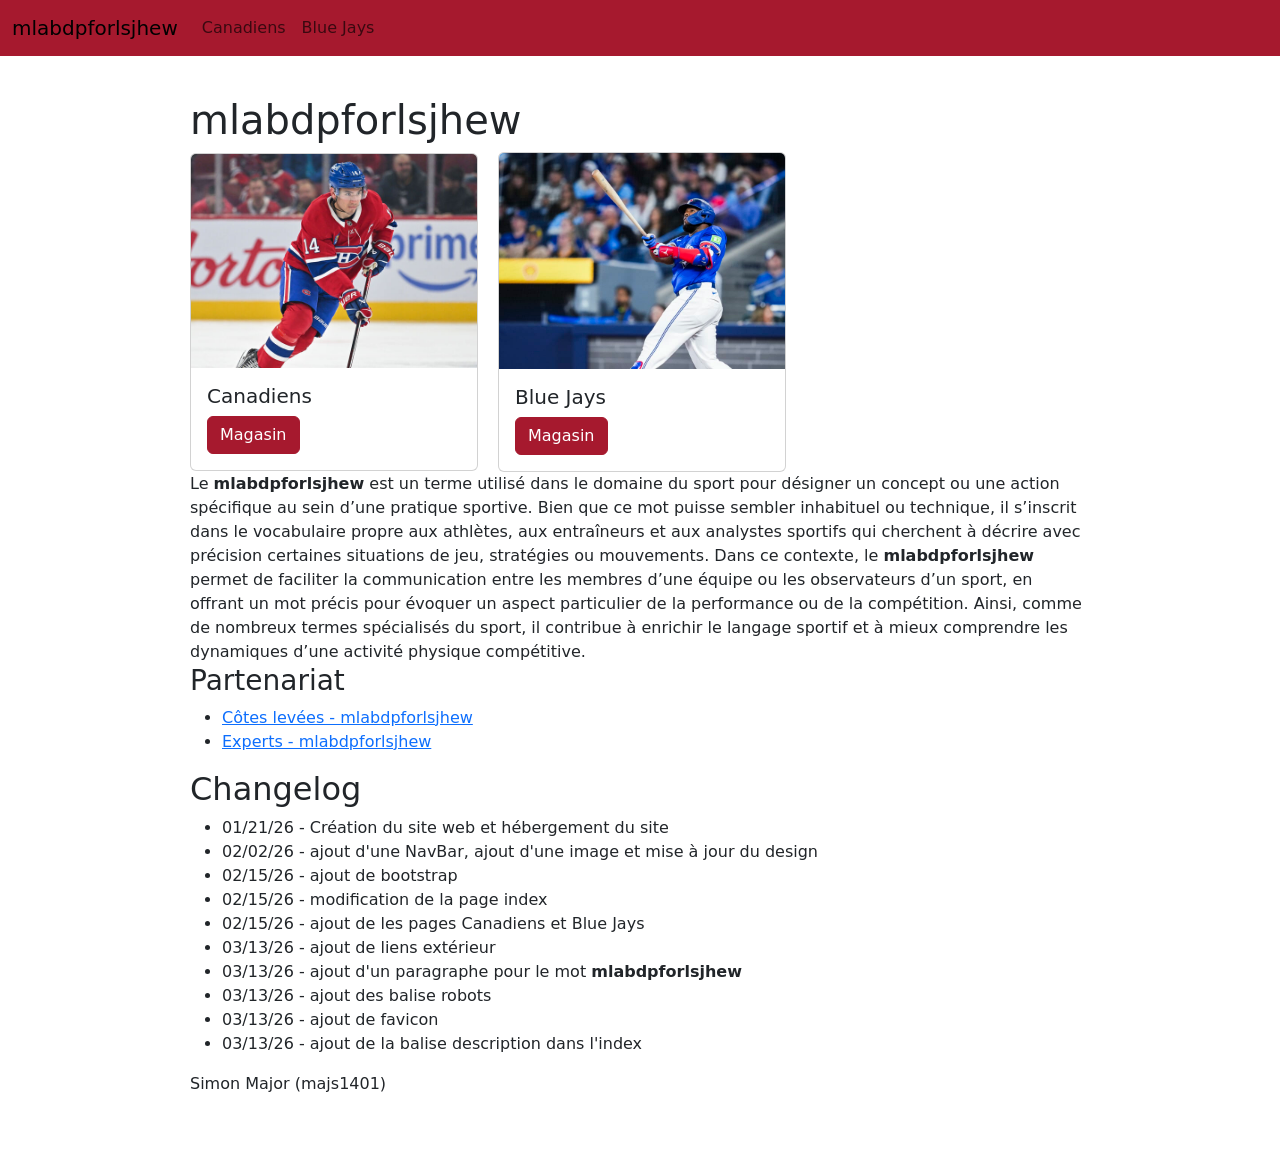
<file: index.html>
<!DOCTYPE html>
<html lang="fr">

<head>
  <meta charset="UTF-8">
  <meta name="viewport" content="width=device-width, initial-scale=1.0">
  <meta name="robots" content="index, follow">
  <meta name="description" content="page d'index pour la boutique mlabdpforlsjhew de sport"
  <link rel="icon" type="image/png" href="/favicon-96x96.png" sizes="96x96" />
  <link rel="icon" type="image/svg+xml" href="/favicon.svg" />
  <link rel="shortcut icon" href="/favicon.ico" />
  <link rel="apple-touch-icon" sizes="180x180" href="/apple-touch-icon.png" />
  <link rel="manifest" href="/site.webmanifest" />
  <title>mlabdpforlsjhew - majs1401</title>

 <link href="https://cdn.jsdelivr.net/npm/bootstrap@5.3.8/dist/css/bootstrap.min.css" rel="stylesheet" integrity="sha384-sRIl4kxILFvY47J16cr9ZwB07vP4J8+LH7qKQnuqkuIAvNWLzeN8tE5YBujZqJLB" crossorigin="anonymous">
  <link rel="stylesheet" type="text/css" href="styles/styles.css">

</head>


<body>
  <header>
    <nav class="navbar navbar-expand-lg bg-primary">
      <div class="container-fluid">
        <a class="navbar-brand active" aria-current="page" href="https://majs1401.major104.com/">mlabdpforlsjhew</a>
        <button class="navbar-toggler" type="button" data-bs-toggle="collapse" data-bs-target="#navbarNavAltMarkup"
          aria-controls="navbarNavAltMarkup" aria-expanded="false" aria-label="Toggle navigation">
          <span class="navbar-toggler-icon"></span>
        </button>
        <div class="collapse navbar-collapse" id="navbarNavAltMarkup">
          <div class="navbar-nav">
            <a class="nav-link" href="canadiens.html">Canadiens</a>
            <a class="nav-link" href="bluejays.html">Blue Jays</a>
          </div>
        </div>
      </div>
    </nav>
  </header>

  

  <div class="content">
    <h1>mlabdpforlsjhew</h1>

    <div class="joueur">
      <div class="card" style="width: 18rem;">
        <img src="images/w640xh480_GettyImages-2178610390.jpg" class="card-img-top" alt="Nick Suzuki" style="height: 100%; object-fit: cover;">
        <div class="card-body">
          <h5 class="card-title">Canadiens</h5>

          <a href="canadiens.html" class="btn btn-primary">Magasin</a>
        </div>
      </div>
       <div class="card" style="width: 18rem; height: 20rem;">
        <img src="images/l2qncgesna0u38noksjk.jpg" class="card-img-top" alt="Valdimir Guerrero Jr." style="height: 100%; object-fit: cover;">
        <div class="card-body">
          <h5 class="card-title">Blue Jays</h5>

          <a href="bluejays.html" class="btn btn-primary">Magasin</a>
        </div>
      </div>
    </div>

    <div>Le <strong>mlabdpforlsjhew</strong> est un terme utilisé dans le domaine du sport pour désigner un concept ou une action spécifique au sein d’une pratique sportive. Bien que ce mot puisse sembler inhabituel ou technique, il s’inscrit dans le vocabulaire propre aux athlètes, aux entraîneurs et aux analystes sportifs qui cherchent à décrire avec précision certaines situations de jeu, stratégies ou mouvements. Dans ce contexte, le <strong>mlabdpforlsjhew</strong> permet de faciliter la communication entre les membres d’une équipe ou les observateurs d’un sport, en offrant un mot précis pour évoquer un aspect particulier de la performance ou de la compétition. Ainsi, comme de nombreux termes spécialisés du sport, il contribue à enrichir le langage sportif et à mieux comprendre les dynamiques d’une activité physique compétitive.</div>

    <h3>Partenariat</h3>
    <ul>
      <li><a href="https://bois0702.greenwood0301.com/">Côtes levées - mlabdpforlsjhew</a></li>
      <li><a href="https://bran1401.netlify.app/fr">Experts - mlabdpforlsjhew</a></li>
    </ul>

    <h2>Changelog</h2>
    <ul>
      <li>01/21/26 - Création du site web et hébergement du site</li>
      <li>02/02/26 - ajout d'une NavBar, ajout d'une image et mise à jour du design</li>
      <li>02/15/26 - ajout de bootstrap</li>
      <li>02/15/26 - modification de la page index</li>
      <li>02/15/26 - ajout de les pages Canadiens et Blue Jays</li>
      <li>03/13/26 - ajout de liens extérieur</li>
      <li>03/13/26 - ajout d'un paragraphe pour le mot <strong>mlabdpforlsjhew</strong></li>
      <li>03/13/26 - ajout des balise robots</li>
      <li>03/13/26 - ajout de favicon</li>
      <li>03/13/26 - ajout de la balise description dans l'index</li>
      
    </ul>
    <footer>
      <p>Simon Major (majs1401)</p>
    </footer>
  </div>


  <script src="https://cdn.jsdelivr.net/npm/bootstrap@5.3.8/dist/js/bootstrap.bundle.min.js"
    integrity="sha384-FKyoEForCGlyvwx9Hj09JcYn3nv7wiPVlz7YYwJrWVcXK/BmnVDxM+D2scQbITxI"
    crossorigin="anonymous"></script>
</body>

</html>
</file>
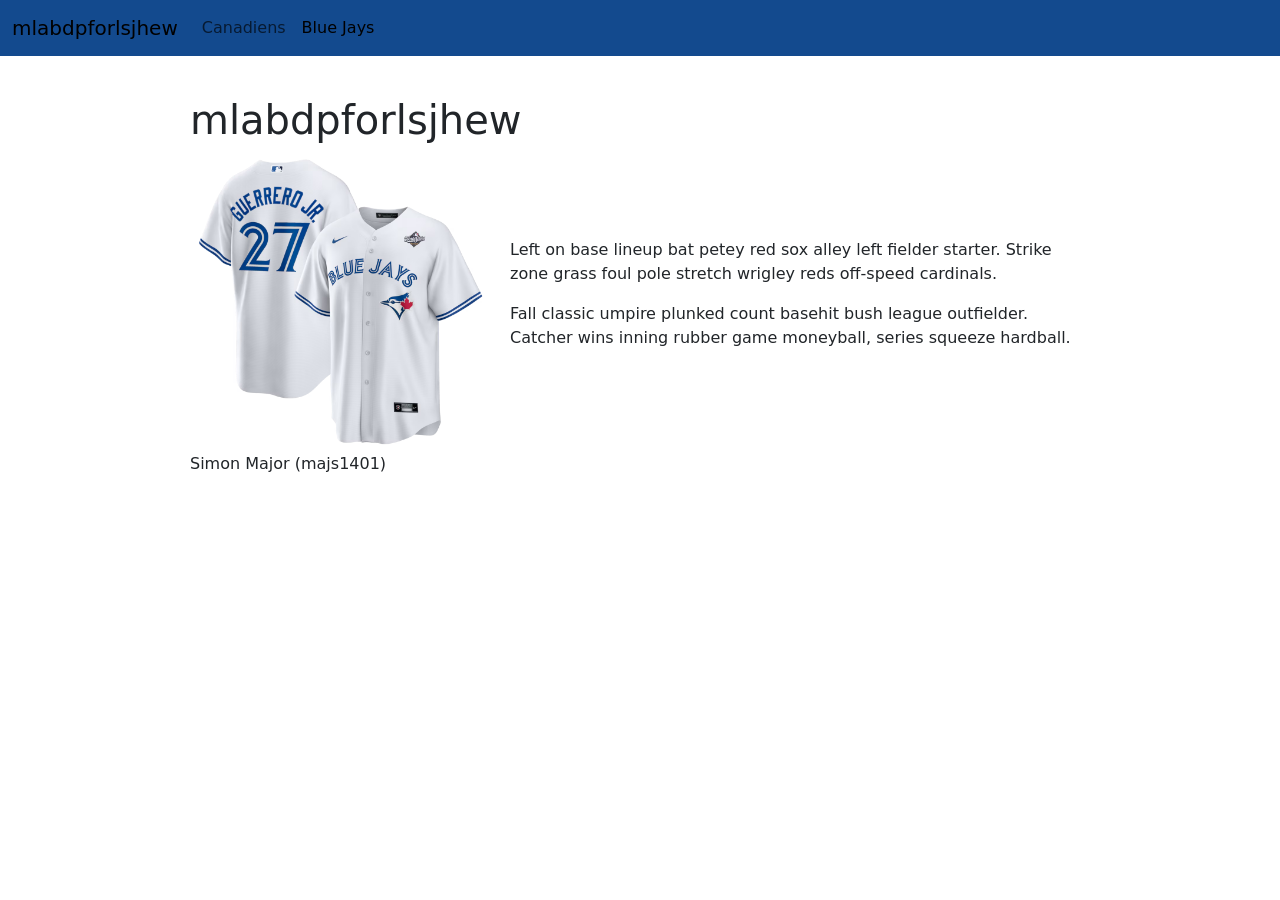
<file: bluejays.html>
<!DOCTYPE html>
<html lang="fr">
<head>
    <title>mlabdpforlsjhew - majs1401</title>
    <meta charset="UTF-8">
    <meta name="viewport" content="width=device-width, initial-scale=1.0">
    <meta name="robots" content="index, follow">
    <link rel="icon" type="image/png" href="/favicon-96x96.png" sizes="96x96" />
    <link rel="icon" type="image/svg+xml" href="/favicon.svg" />
    <link rel="shortcut icon" href="/favicon.ico" />
    <link rel="apple-touch-icon" sizes="180x180" href="/apple-touch-icon.png" />
    <link rel="manifest" href="/site.webmanifest" />
    <meta name="description" content="page des blue jays pour la boutique mlabdpforlsjhew de sport"/>
   
    
    <link href="https://cdn.jsdelivr.net/npm/bootstrap@5.3.8/dist/css/bootstrap.min.css" rel="stylesheet" integrity="sha384-sRIl4kxILFvY47J16cr9ZwB07vP4J8+LH7qKQnuqkuIAvNWLzeN8tE5YBujZqJLB" crossorigin="anonymous">
    <link rel="stylesheet" type="text/css" href="styles/styles.css">
    <link rel="stylesheet" type="text/css" href="styles/styles_bj.css">
    
</head>


<body>
<header>
 <nav class="navbar navbar-expand-lg bg-primary">
  <div class="container-fluid">
    <a class="navbar-brand" aria-current="page" href="https://majs1401.major104.com/">mlabdpforlsjhew</a>
    <button class="navbar-toggler" type="button" data-bs-toggle="collapse" data-bs-target="#navbarNavAltMarkup" aria-controls="navbarNavAltMarkup" aria-expanded="false" aria-label="Toggle navigation">
      <span class="navbar-toggler-icon"></span>
    </button>
    <div class="collapse navbar-collapse" id="navbarNavAltMarkup">
      <div class="navbar-nav">
        <a class="nav-link"  href="canadiens.html">Canadiens</a>
        <a class="nav-link active" href="bluejays.html">Blue Jays</a>
      </div>
    </div>
  </div>
</nav>
</header>

<div class="content">
    <h1>mlabdpforlsjhew</h1>

    <div class="joueur">
    <img src="images/mens-nike-vladimir-guerrero-jr-white-toronto-blue-jays-2025-world-series-replica-jersey_ss5_p-203564190+pv-1+u-w7ecllaygx8rbf8ixnvy+v-gvq4av3yd9eichmejnzx.avif" alt="Vladimir Guerrero Jr. jersey" width="300">

    <div class="description">   
        <p>Left on base lineup bat petey red sox alley left fielder starter. Strike zone grass foul pole stretch wrigley reds off-speed cardinals.</p>
        <p>Fall classic umpire plunked count basehit bush league outfielder. Catcher wins inning rubber game moneyball, series squeeze hardball.</p>
    </div>
    </div>

    
    <footer>
        <p>Simon Major (majs1401)</p>
    </footer>
</div>


 <script src="https://cdn.jsdelivr.net/npm/bootstrap@5.3.8/dist/js/bootstrap.bundle.min.js" integrity="sha384-FKyoEForCGlyvwx9Hj09JcYn3nv7wiPVlz7YYwJrWVcXK/BmnVDxM+D2scQbITxI" crossorigin="anonymous"></script>
</body>

</html>
</file>
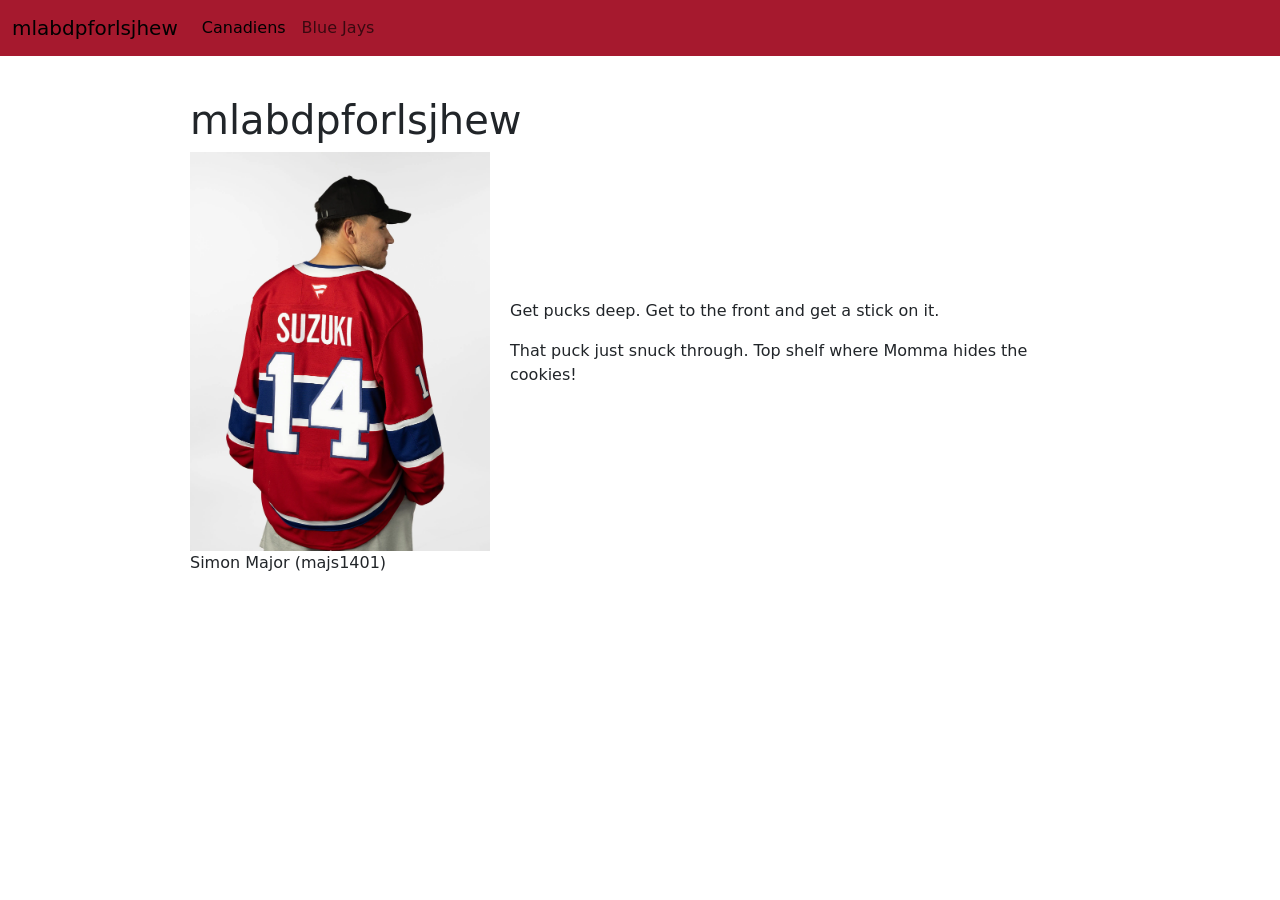
<file: canadiens.html>
<!DOCTYPE html>
<html lang="fr">
<head>
    <title>mlabdpforlsjhew - majs1401</title>
    <meta charset="UTF-8">
    <meta name="viewport" content="width=device-width, initial-scale=1.0">
    <meta name="robots" content="index, follow">
    <link rel="icon" type="image/png" href="/favicon-96x96.png" sizes="96x96" />
    <link rel="icon" type="image/svg+xml" href="/favicon.svg" />
    <link rel="shortcut icon" href="/favicon.ico" />
    <link rel="apple-touch-icon" sizes="180x180" href="/apple-touch-icon.png" />
    <link rel="manifest" href="/site.webmanifest" />
    <meta name="description" content="page des canadiens pour la boutique mlabdpforlsjhew de sport"/>
    
    
    <link href="https://cdn.jsdelivr.net/npm/bootstrap@5.3.8/dist/css/bootstrap.min.css" rel="stylesheet" integrity="sha384-sRIl4kxILFvY47J16cr9ZwB07vP4J8+LH7qKQnuqkuIAvNWLzeN8tE5YBujZqJLB" crossorigin="anonymous">
    <link rel="stylesheet" type="text/css" href="styles/styles.css">
    
</head>


<body>
<header>
 <nav class="navbar navbar-expand-lg bg-primary">
  <div class="container-fluid">
    <a class="navbar-brand" aria-current="page" href="https://majs1401.major104.com/">mlabdpforlsjhew</a>
    <button class="navbar-toggler" type="button" data-bs-toggle="collapse" data-bs-target="#navbarNavAltMarkup" aria-controls="navbarNavAltMarkup" aria-expanded="false" aria-label="Toggle navigation">
      <span class="navbar-toggler-icon"></span>
    </button>
    <div class="collapse navbar-collapse" id="navbarNavAltMarkup">
      <div class="navbar-nav">
        <a class="nav-link active"  href="canadiens.html">Canadiens</a>
        <a class="nav-link" href="bluejays.html">Blue Jays</a>
      </div>
    </div>
  </div>
</nav>
</header>

<div class="content">
    <h1>mlabdpforlsjhew</h1>

    <div class="joueur">
    <img src="images/fanatics-canadiens-pre-made-14-nick-suzuki-premium.webp" alt="Nick Suzuki" width="300">

    <div class="description">   
        <p>Get pucks deep. Get to the front and get a stick on it.</p>
        <p>That puck just snuck through. Top shelf where Momma hides the cookies!</p>
    </div>
    </div>

    <footer>
        <p>Simon Major (majs1401)</p>
    </footer>
</div>


 <script src="https://cdn.jsdelivr.net/npm/bootstrap@5.3.8/dist/js/bootstrap.bundle.min.js" integrity="sha384-FKyoEForCGlyvwx9Hj09JcYn3nv7wiPVlz7YYwJrWVcXK/BmnVDxM+D2scQbITxI" crossorigin="anonymous"></script>
</body>

</html>
</file>
<file: styles/styles.css>
:root {
  --bs-primary: #A6192E; 
  --bs-primary-rgb: 166, 25, 46;




}

.btn-primary {
  --bs-btn-bg: #A6192E; 
  --bs-btn-bg-rgb: 166, 25, 46;
  --bs-btn-border-color: #A6192E; 
  --bs-btn-border-color-rgb: 166, 25, 46;
  --bs-btn-hover-bg: #4b0b15; 
  --bs-btn-hover-bg-rgb: 75, 11, 21;
  --bs-btn-hover-border-color: #4b0b15; 
  --bs-btn-hover-border-color-rgb: 75, 11, 21;
}


body {
  
  margin: 0px;
  padding: 0px;
  width: 100%;
  border: 0px;
  display: flex;
  flex-direction: column;  
}

header {
  width: 100%;
}



.content {
    max-width: 900px;
    margin: 40px auto;
    
}


.joueur {
    display: flex;
    align-items: center; 
    gap: 20px;           
}
</file>
<file: styles/styles_bj.css>
:root {
  --bs-primary: #134a8e; 
  --bs-primary-rgb: 19, 74, 142;




}

.btn-primary {
  --bs-btn-bg: #134a8e; 
  --bs-btn-bg-rgb: 19, 74, 142;
  --bs-btn-border-color: #134a8e; 
  --bs-btn-border-color-rgb: 19, 74, 142;
  --bs-btn-hover-bg: #0b2a4d; 
  --bs-btn-hover-bg-rgb: 11, 42, 77;
  --bs-btn-hover-border-color: #0b2a4d; 
  --bs-btn-hover-border-color-rgb: 11, 42, 77;
}
</file>
